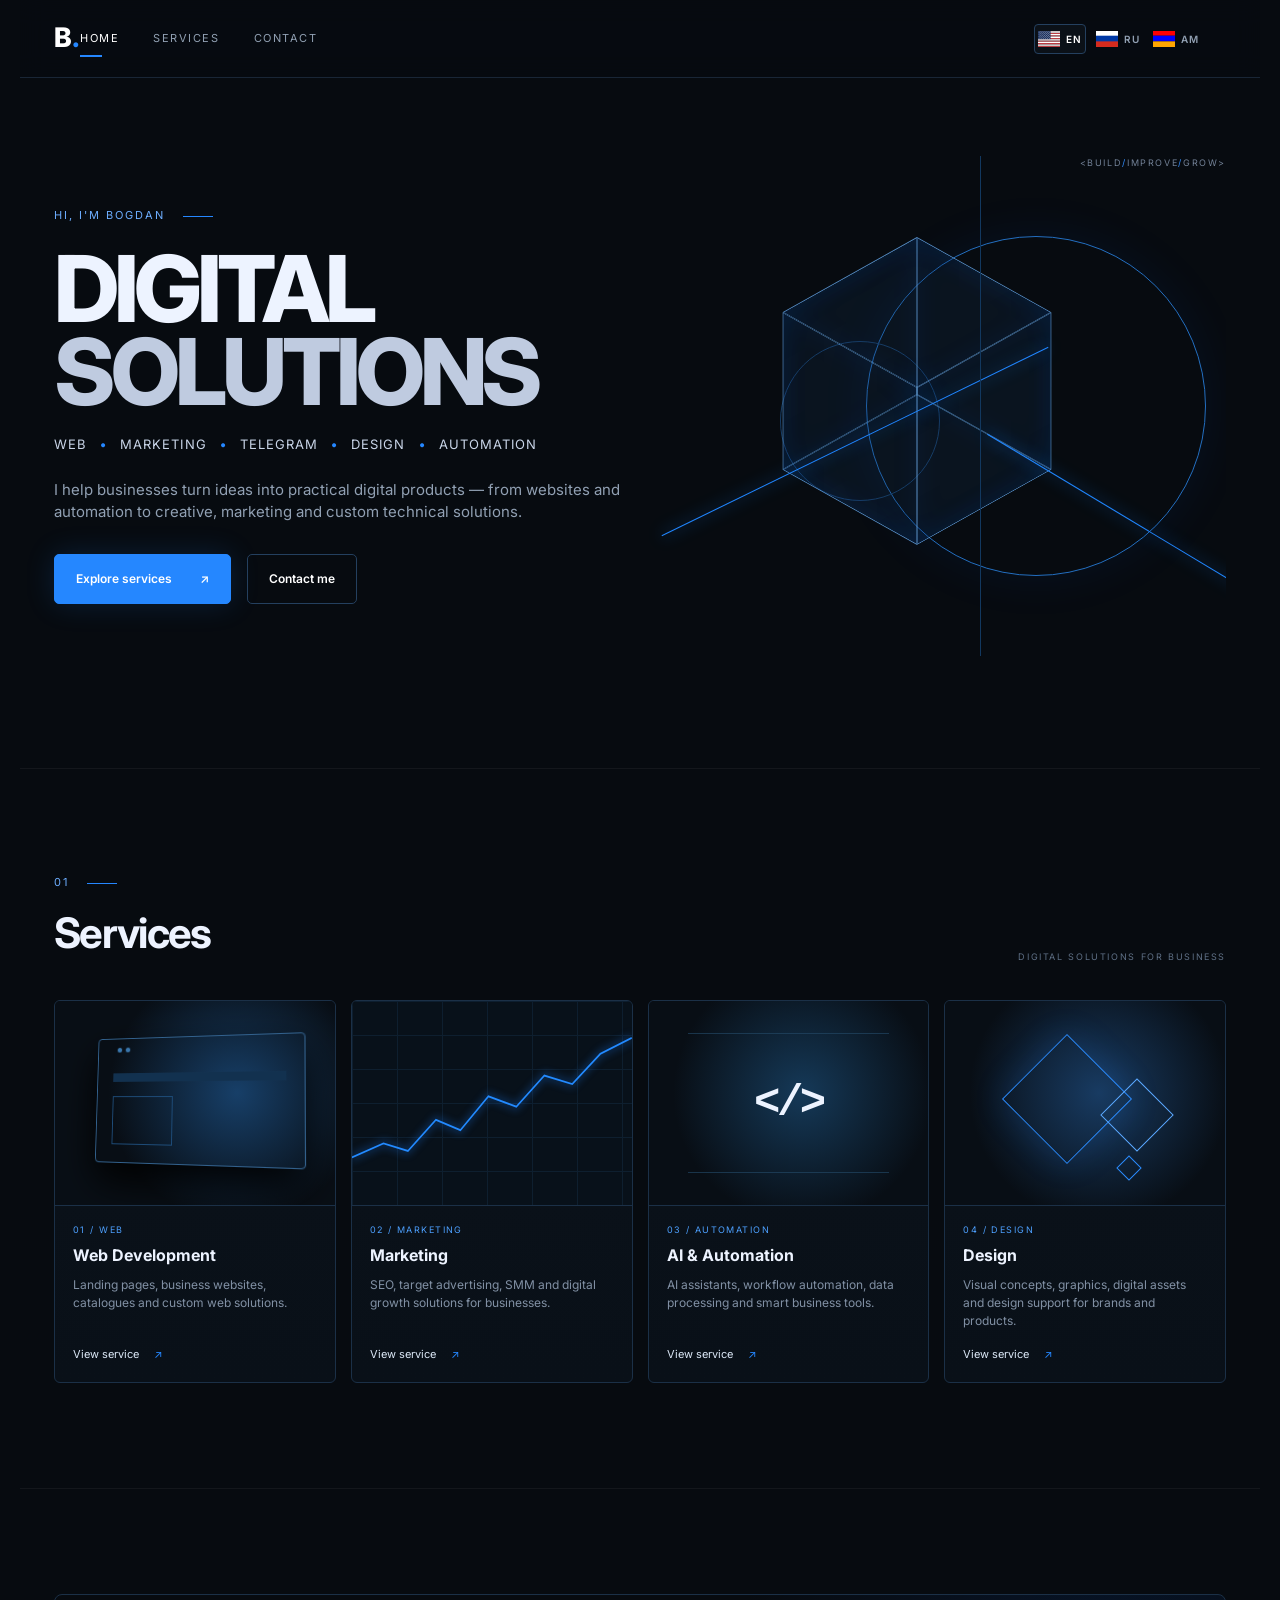
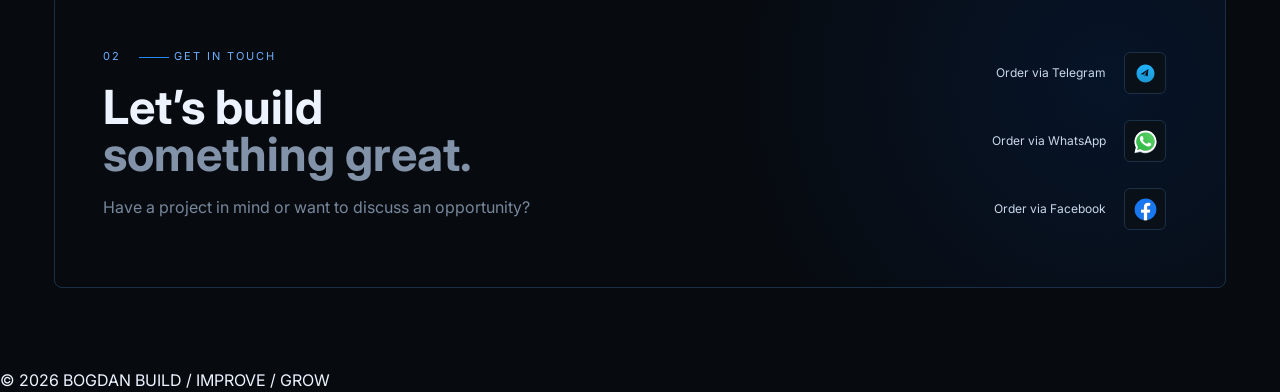
<file: index.html>
<!doctype html>
<html lang="en">
<head>
    <meta charset="UTF-8">
    <meta name="viewport" content="width=device-width, initial-scale=1.0">
    <meta name="description" content="Bogdan — Digital Solutions. Web development, Marketing, AI and custom development.">
    <title>Bogdan — Digital Solutions</title>

    <!-- Site favicon. -->
    <link rel="icon" type="image/svg+xml" href="assets/favicon.svg">
    <link rel="shortcut icon" href="assets/favicon.svg">

    <!-- Main visual styles. -->
    <link rel="stylesheet" href="css/style.css">
    <link rel="stylesheet" href="css/service-fix.css">
    <link rel="stylesheet" href="css/home-fix.css">

    <!-- Component-specific styles. -->
    <link rel="stylesheet" href="modal/modal.css">
    <link rel="stylesheet" href="header/header-fix.css">
    <link rel="stylesheet" href="language-panel/lang-fix.css">
</head>
<body>
    <!-- Fixed header and navigation. -->
    <header class="header">
        <a class="logo" href="#home">B<span>.</span></a>

        <nav class="nav" id="nav">
            <a class="active" href="#home">Home</a>
            <a href="#services">Services</a>
            <a href="#contact">Contact</a>
        </nav>

        <button class="menu-btn" id="menuBtn" aria-label="Open menu">
            <span></span>
            <span></span>
        </button>
    </header>

    <main>
        <!-- Hero: main introduction and visual presentation. -->
        <section class="hero section" id="home">
            <div class="hero-copy reveal">
                <div class="eyebrow">HI, I'M BOGDAN <i></i></div>
                <h1>DIGITAL<br><span>SOLUTIONS</span></h1>
                <div class="hero-tags">WEB <b>•</b> MARKETING <b>•</b> TELEGRAM <b>•</b> DESIGN <b>•</b> AUTOMATION</div>
                <p>I help businesses turn ideas into practical digital products — from websites and automation to creative, marketing and custom technical solutions.</p>

                <div class="actions">
                    <a class="btn primary" href="#services">Explore services <span>↗</span></a>
                    <a class="btn ghost" href="#contact">Contact me</a>
                </div>
            </div>

            <div class="hero-art reveal">
                <div class="orb orb-a"></div>
                <div class="orb orb-b"></div>
                <div class="cube">
                    <div class="face f1"></div>
                    <div class="face f2"></div>
                    <div class="face f3"></div>
                    <div class="face f4"></div>
                    <div class="face f5"></div>
                    <div class="face f6"></div>
                </div>
                <div class="line line-1"></div>
                <div class="line line-2"></div>
                <div class="hero-code">&lt;build<span>/</span>improve<span>/</span>grow&gt;</div>
            </div>
        </section>

        <!-- Services: cards open the shared modal handled by js/home.js. -->
        <section class="section services" id="services">
            <div class="section-head reveal">
                <div>
                    <div class="section-number">01 <i></i></div>
                    <h2>Services</h2>
                </div>
                <span class="section-note">DIGITAL SOLUTIONS FOR BUSINESS</span>
            </div>

            <div class="project-grid service-project-grid">
                <!-- Web Development service card. -->
                <a class="project-card service-project-card reveal" href="services/web-development.html">
                    <div class="project-visual visual-web service-visual">
                        <div class="browser">
                            <div></div>
                            <div></div>
                        </div>
                    </div>
                    <div class="project-meta">01 / WEB</div>
                    <h3>Web Development</h3>
                    <p>Landing pages, business websites, catalogues and custom web solutions.</p>
                    <span class="arrow">View service <span>↗</span></span>
                </a>

                <!-- Marketing service card. -->
                <a class="project-card service-project-card reveal" href="services/seo.html">
                    <div class="project-visual visual-chart service-visual">
                        <div class="chart-grid"></div>
                        <svg viewBox="0 0 400 170" preserveAspectRatio="none">
                            <polyline points="0,145 45,130 80,138 120,105 155,116 195,80 235,91 275,58 315,67 355,35 400,18" />
                        </svg>
                    </div>
                    <div class="project-meta">02 / MARKETING</div>
                    <h3>Marketing</h3>
                    <p>SEO, target advertising, SMM and digital growth solutions for businesses.</p>
                    <span class="arrow">View service <span>↗</span></span>
                </a>

                <!-- AI and Automation service card. -->
                <a class="project-card service-project-card reveal" href="services/ai-automation.html">
                    <div class="project-visual visual-custom service-visual">
                        <div class="custom-code">&lt;/&gt;</div>
                        <div class="custom-lines"></div>
                    </div>
                    <div class="project-meta">03 / AUTOMATION</div>
                    <h3>AI &amp; Automation</h3>
                    <p>AI assistants, workflow automation, data processing and smart business tools.</p>
                    <span class="arrow">View service <span>↗</span></span>
                </a>

                <!-- Design service card. -->
                <a class="project-card service-project-card reveal" href="services/design.html">
                    <div class="project-visual visual-design service-visual">
                        <div class="design-shape d1"></div>
                        <div class="design-shape d2"></div>
                        <div class="design-shape d3"></div>
                    </div>
                    <div class="project-meta">04 / DESIGN</div>
                    <h3>Design</h3>
                    <p>Visual concepts, graphics, digital assets and design support for brands and products.</p>
                    <span class="arrow">View service <span>↗</span></span>
                </a>
            </div>
        </section>

        <!-- Contact: replace placeholder contact links with real details. -->
        <section class="section contact" id="contact">
            <div class="contact-box reveal">
                <div>
                    <div class="section-number">02 <i></i> GET IN TOUCH</div>
                    <h2>Let's build<br><span>something great.</span></h2>
                    <p>Have a project in mind or want to discuss an opportunity?</p>
                </div>

                <div class="contact-actions">
                    <a class="btn primary" id="emailLink" href="mailto:YOUR_EMAIL@example.com">Email me <span>↗</span></a>
                    <a class="social" href="https://t.me/YOUR_TELEGRAM" target="_blank" rel="noopener">Telegram ↗</a>
                    <div class="edit-note">Replace the email and Telegram links in <code>js/script.js</code>.</div>
                </div>
            </div>
        </section>
    </main>

    <!-- Footer year is filled automatically by js/home.js. -->
    <footer>
        <span>© <span id="year"></span> BOGDAN</span>
        <span>BUILD / IMPROVE / GROW</span>
    </footer>

    <!-- Homepage behavior: language switcher, modals and mobile menu. -->
    <script src="js/home.js"></script>
    <script src="js/price-fix.js"></script>
</body>
</html>
</file>
<file: css/style.css>
@import url('https://fonts.googleapis.com/css2?family=Inter:wght@400;500;600;700;800&display=swap');
:root{--bg:#070b10;--panel:#0b1118;--text:#edf3ff;--muted:#8b99ad;--line:#1b2a3b;--blue:#2587ff}*{box-sizing:border-box}html{scroll-behavior:smooth}body{margin:0;background:var(--bg);color:var(--text);font-family:Inter,Arial,sans-serif;line-height:1.5;overflow-x:hidden}.noise{position:fixed;inset:0;pointer-events:none;opacity:.035;background-image:url("data:image/svg+xml,%3Csvg viewBox='0 0 180 180' xmlns='http://www.w3.org/2000/svg'%3E%3Cfilter id='n'%3E%3CfeTurbulence type='fractalNoise' baseFrequency='.8' numOctaves='4' stitchTiles='stitch'/%3E%3C/filter%3E%3Crect width='100%25' height='100%25' filter='url(%23n)' opacity='.6'/%3E%3C/svg%3E");z-index:20}.header{height:78px;display:flex;align-items:center;justify-content:space-between;max-width:1240px;margin:auto;padding:0 34px;position:relative;z-index:30}.logo{font-size:27px;font-weight:800;color:#fff;text-decoration:none}.logo span{color:var(--blue)}.nav{display:flex;gap:34px}.nav a{font-size:11px;letter-spacing:.14em;text-transform:uppercase;color:#91a0b3;text-decoration:none;position:relative;padding:10px 0}.nav a:hover,.nav a.active{color:#fff}.nav a.active:after{content:"";position:absolute;bottom:0;left:0;width:22px;height:2px;background:var(--blue)}.menu-btn{display:none;background:none;border:0}.section{max-width:1240px;margin:auto;padding:105px 34px;border-top:1px solid rgba(255,255,255,.05)}.hero{min-height:690px;border-top:0;display:grid;grid-template-columns:1fr 1fr;align-items:center;padding-top:70px}.eyebrow,.section-number{font-size:11px;letter-spacing:.18em;color:#6daeff}.eyebrow i,.section-number i{display:inline-block;width:30px;height:1px;background:var(--blue);vertical-align:middle;margin-left:13px}.hero h1,.service-hero h1{font-size:clamp(58px,7.2vw,108px);line-height:.9;letter-spacing:-.055em;margin:24px 0 22px;font-weight:800}.hero h1 span,.service-hero h1 span{color:#bfcbe0}.hero-tags{font-size:13px;letter-spacing:.08em;color:#c9d5e8}.hero-tags b{color:var(--blue);padding:0 8px}.hero p{max-width:570px;color:#91a0b3;font-size:15px;margin:24px 0 30px}.actions{display:flex;gap:16px}.btn{display:inline-flex;align-items:center;gap:28px;padding:15px 21px;border:1px solid #24405f;border-radius:5px;text-decoration:none;color:#fff;font-size:12px;font-weight:600}.btn.primary{background:var(--blue);border-color:var(--blue);box-shadow:0 0 30px rgba(37,135,255,.16)}.btn.ghost{background:transparent}.btn:hover{transform:translateY(-2px);transition:.2s}.hero-art{height:500px;position:relative;overflow:hidden}.hero-art:after{content:"";position:absolute;width:1px;height:100%;background:#12385f;left:58%;top:0}.orb{position:absolute;border:1px solid #236fc1;border-radius:50%}.orb-a{width:340px;height:340px;right:20px;top:80px;box-shadow:0 0 50px rgba(0,100,255,.08)}.orb-b{width:160px;height:160px;left:140px;top:185px;border-color:#173e68}.cube{position:absolute;width:190px;height:190px;left:31%;top:140px;transform:rotateX(56deg) rotateZ(45deg);transform-style:preserve-3d}.face{position:absolute;inset:0;border:1px solid rgba(100,165,230,.55);background:rgba(18,50,82,.12);box-shadow:inset 0 0 40px rgba(0,105,255,.07)}.f1{transform:translateZ(95px)}.f2{transform:rotateY(90deg) translateZ(95px)}.f3{transform:rotateX(90deg) translateZ(95px)}.f4{transform:translateZ(-95px)}.f5{transform:rotateY(90deg) translateZ(-95px)}.f6{transform:rotateX(90deg) translateZ(-95px)}.line{position:absolute;background:#2086ff;box-shadow:0 0 15px #1680ff}.line-1{height:1px;width:430px;top:285px;left:0;transform:rotate(-26deg)}.line-2{height:1px;width:300px;top:355px;right:-40px;transform:rotate(31deg)}.hero-code{position:absolute;right:0;top:0;color:#728196;font-size:9px;letter-spacing:.18em;text-transform:uppercase}.hero-code span{color:#328eff}.section-head{display:flex;justify-content:space-between;align-items:flex-end;margin-bottom:36px}.section-head h2{font-size:42px;letter-spacing:-.04em;margin:10px 0 0}.section-note{font-size:9px;letter-spacing:.18em;color:#5f7086}.service-project-grid{grid-template-columns:repeat(3,1fr)}.service-project-card{text-decoration:none;color:var(--text);display:block}.service-project-card .arrow{display:block}.project-grid{display:grid;grid-template-columns:repeat(4,1fr);gap:15px}.project-card{background:linear-gradient(180deg,#0b121a,#091018);border:1px solid #1b3047;border-radius:6px;overflow:hidden;padding-bottom:20px;transition:.25s}.project-card:hover{transform:translateY(-6px);border-color:#2b65a0}.project-visual{height:205px;position:relative;overflow:hidden;border-bottom:1px solid #1b3047}.project-meta{color:#4da0ff;font-size:9px;letter-spacing:.16em;margin:17px 18px 9px}.project-card h3{font-size:16px;line-height:1.3;margin:0 18px 10px}.project-card p{font-size:12px;color:#8190a4;margin:0 18px 16px;min-height:54px}.arrow{background:none;border:0;color:#dce8f7;margin-left:18px;padding:0;font-size:11px;cursor:pointer}.arrow span{color:var(--blue);margin-left:12px}.visual-web{background:radial-gradient(circle at 65% 45%,#173f68,#080e15 60%)}.browser{position:absolute;left:12%;right:12%;top:34px;height:130px;border:1px solid #32618d;border-radius:4px;transform:perspective(400px) rotateY(-12deg) rotateX(4deg);box-shadow:0 18px 40px #000}.browser:before{content:"";position:absolute;left:12px;top:9px;width:5px;height:5px;border-radius:50%;box-shadow:9px 0 #3976ac,18px 0 #3976ac}.browser div:first-child{position:absolute;left:17px;right:17px;top:36px;height:9px;background:#12314f}.browser div:last-child{position:absolute;left:17px;width:65px;top:60px;height:50px;border:1px solid #1d4b78}.visual-web>span{position:absolute;right:20px;top:20px;color:#55a5ff;font-size:10px;letter-spacing:.2em}.visual-telegram{background:radial-gradient(circle at 55% 45%,#0c3d6e,#080e15 65%)}.tg-grid{position:absolute;inset:0;background:linear-gradient(90deg,transparent 49%,#174366 50%,transparent 51%),linear-gradient(transparent 49%,#174366 50%,transparent 51%);background-size:42px 42px;opacity:.35}.tg-plane{position:absolute;left:50%;top:50%;transform:translate(-50%,-50%) rotate(-8deg);font-size:68px;color:#238aff;text-shadow:0 0 30px rgba(35,138,255,.45);z-index:2}.visual-telegram>span{position:absolute;right:18px;top:18px;color:#55a5ff;font-size:10px;letter-spacing:.2em}.visual-ai{background:radial-gradient(circle,#0b3870,#080e15 65%)}.ai-box{position:absolute;left:50%;top:50%;transform:translate(-50%,-50%) rotate(45deg);width:78px;height:78px;border:1px solid #2d8aff;background:rgba(12,67,125,.28);display:flex;align-items:center;justify-content:center;font-size:23px;font-weight:800;box-shadow:0 0 50px rgba(0,110,255,.28)}.visual-ai i{position:absolute;width:5px;height:5px;background:#2689ff;border-radius:50%;box-shadow:0 0 15px #2689ff}.visual-ai i:nth-child(2){left:16%;top:30%}.visual-ai i:nth-child(3){right:15%;top:26%}.visual-ai i:nth-child(4){right:25%;bottom:18%}.visual-chart{background:#08111a}.chart-grid{position:absolute;inset:0;background:linear-gradient(#16304a 1px,transparent 1px),linear-gradient(90deg,#16304a 1px,transparent 1px);background-size:45px 34px;opacity:.45}.visual-chart svg{position:absolute;inset:20px 0;width:100%;height:160px}.visual-chart polyline{fill:none;stroke:#238aff;stroke-width:2;filter:drop-shadow(0 0 5px #167dff)}.skills{padding-top:95px}.skills-grid{display:grid;grid-template-columns:repeat(6,1fr);gap:14px}.skill{min-height:145px;border:1px solid #1b3047;border-radius:6px;padding:23px 18px;display:flex;flex-direction:column;justify-content:space-between;background:#091018}.skill span{font-size:25px;color:#2d8cff}.skill strong{font-size:12px}.skill small{color:#6e7d91;font-size:9px}.about-grid{display:grid;grid-template-columns:1.3fr .8fr;gap:100px}.about-copy{max-width:700px}.about-copy p{color:#8c9bad;font-size:15px}.about-copy .lead{font-size:20px;line-height:1.6;color:#c9d5e7}.traits{display:flex;gap:28px;margin-top:35px;flex-wrap:wrap}.traits span{font-size:10px;color:#94a5ba}.facts div{border-bottom:1px solid #1a2b3f;padding:17px 0;display:flex;justify-content:space-between;gap:30px}.facts span{font-size:9px;letter-spacing:.16em;color:#4d9eff}.facts strong{font-size:11px;text-align:right}.contact{padding-bottom:80px}.contact-box{border:1px solid #1b3047;border-radius:8px;padding:48px;display:flex;justify-content:space-between;align-items:center;background:radial-gradient(circle at 90% 30%,rgba(0,100,255,.1),transparent 35%)}.contact h2{font-size:47px;line-height:1;margin:18px 0}.contact h2 span{color:#8293a9}.contact p{color:#77879b}.contact-actions{text-align:right;min-width:240px}.social{display:inline-block;margin:22px 0;color:#c9d8eb;text-decoration:none;font-size:12px}.edit-note{font-size:8px;color:#56677d;max-width:240px;margin-left:auto}.edit-note code{color:#7893af}.modal{display:none;position:fixed;inset:0;z-index:100;align-items:center;justify-content:center;padding:25px}.modal.open{display:flex}.modal-backdrop{position:absolute;inset:0;background:rgba(2,5,9,.82);backdrop-filter:blur(8px)}.modal-card{position:relative;width:min(720px,100%);padding:45px;background:#0a1119;border:1px solid #284665;border-radius:8px;z-index:2;box-shadow:0 30px 100px #000}.modal-card h2{font-size:34px;margin:15px 0}.modal-card p{color:#8d9db0}.modal-close{position:absolute;right:18px;top:12px;background:none;border:0;color:#b9c7d9;font-size:30px;cursor:pointer}.modal-placeholder{height:170px;border:1px dashed #274766;margin-top:28px;display:grid;place-items:center;text-align:center;color:#477eb5;font-size:11px;letter-spacing:.15em}.modal-placeholder span{font-size:9px;letter-spacing:0;color:#64758a}.reveal{opacity:0;transform:translateY(20px);transition:opacity .7s ease,transform .7s ease}.reveal.visible{opacity:1;transform:none}.service-hero{min-height:590px;padding-top:110px}.service-intro{max-width:700px;color:#91a0b3;font-size:17px;line-height:1.7;margin:30px 0}.service-grid-section h2,.process h2{font-size:38px;letter-spacing:-.035em;max-width:700px;margin:15px 0 35px}.feature-grid{display:grid;grid-template-columns:repeat(3,1fr);gap:12px}.feature-grid>div{padding:25px;border:1px solid #1b3047;background:#091018;border-radius:6px;min-height:145px}.feature-grid b{font-size:13px}.feature-grid p{font-size:11px;color:#8190a4;margin:10px 0 0}.steps{display:grid;grid-template-columns:repeat(4,1fr);gap:12px}.steps>div{border-top:1px solid #2a4a69;padding-top:18px}.steps span{display:block;color:#4da0ff;font-size:10px;margin-bottom:25px}.steps b{font-size:12px}.steps p{font-size:11px;color:#8190a4}.process{padding-top:80px}
@media(max-width:950px){.service-project-grid,.project-grid{grid-template-columns:repeat(2,1fr)}.skills-grid{grid-template-columns:repeat(3,1fr)}.hero{grid-template-columns:1fr}.hero-art{height:350px;order:-1}.about-grid{grid-template-columns:1fr;gap:40px}.contact-box{align-items:flex-start;gap:35px;flex-direction:column}.contact-actions{text-align:left}.edit-note{margin-left:0}.section-head{align-items:flex-start;gap:20px;flex-direction:column}.feature-grid{grid-template-columns:repeat(2,1fr)}.steps{grid-template-columns:repeat(2,1fr)}}@media(max-width:650px){.header{padding:0 20px;height:68px}.menu-btn{display:block;width:34px;height:30px}.menu-btn span{display:block;width:25px;height:1px;background:#fff;margin:7px 0}.nav{display:none;position:absolute;top:68px;left:0;right:0;padding:18px 20px;background:#080d13;border-bottom:1px solid #1b3047;flex-direction:column;gap:5px}.nav.open{display:flex}.section{padding:75px 20px}.hero{padding-top:45px;min-height:auto}.hero h1,.service-hero h1{font-size:52px}.hero-art{height:270px}.cube{width:130px;height:130px;left:31%;top:80px}.f1,.f2,.f3,.f4,.f5,.f6{transform:translateZ(65px)}.f2{transform:rotateY(90deg) translateZ(65px)}.f3{transform:rotateX(90deg) translateZ(65px)}.f4{transform:translateZ(-65px)}.f5{transform:rotateY(90deg) translateZ(-65px)}.f6{transform:rotateX(90deg) translateZ(-65px)}.orb-a{width:220px;height:220px;right:-20px;top:35px}.orb-b{width:100px;height:100px;left:65px;top:120px}.line-1{width:280px;top:170px}.line-2{width:220px;top:230px}.service-project-grid,.project-grid,.skills-grid,.feature-grid,.steps{grid-template-columns:1fr}.section-head h2{font-size:34px}.contact h2{font-size:39px}.service-hero{min-height:500px;padding-top:75px}.service-intro{font-size:15px}.contact-box{padding:30px 24px}.modal-card{padding:32px 25px}}
/* Service portfolio cards: visual case studies are intentionally reusable until real screenshots are added. */
.service-portfolio{padding-top:80px}.service-portfolio .project-grid{grid-template-columns:repeat(3,1fr)}.service-portfolio .project-card{display:block}.service-portfolio .project-card .arrow{display:block;margin-top:4px}@media(max-width:950px){.service-portfolio .project-grid{grid-template-columns:repeat(2,1fr)}}@media(max-width:650px){.service-portfolio .project-grid{grid-template-columns:1fr}}
</file>
<file: css/service-fix.css>
.service-project-card,.web-offer-card{cursor:pointer}.service-visual{position:relative;overflow:hidden;isolation:isolate}.service-visual>.visual-corner,.service-visual>span{display:none!important}.service-visual .design-shape,.service-visual .custom-lines,.service-visual .custom-code,.service-visual .ai-box,.service-visual .browser,.service-visual .chart-grid,.service-visual svg,.service-visual .tg-grid,.service-visual .tg-plane{pointer-events:none}.visual-design{background:radial-gradient(circle at 55% 45%,#183b62,#080e15 68%);}.visual-design .d1{position:absolute;width:92px;height:92px;left:27%;top:52px;border:1px solid #2b8cff;transform:rotate(45deg);box-shadow:0 0 35px rgba(37,135,255,.18)}.visual-design .d2{position:absolute;width:52px;height:52px;right:22%;top:88px;border:1px solid #5aa8ff;transform:rotate(45deg)}.visual-design .d3{position:absolute;width:18px;height:18px;right:31%;bottom:28px;border:1px solid #2b8cff;transform:rotate(45deg)}.visual-smm{background:radial-gradient(circle at 50% 45%,#173b60,#080e15 68%)}.visual-smm .smm-grid{position:absolute;inset:35px;background:linear-gradient(90deg,transparent 49%,#245079 50%,transparent 51%),linear-gradient(transparent 49%,#245079 50%,transparent 51%);background-size:42px 42px;opacity:.55}.visual-smm .smm-badge{position:absolute;left:50%;top:50%;transform:translate(-50%,-50%);font-size:28px;font-weight:800;letter-spacing:.08em;color:#edf3ff;border:1px solid #2d8aff;padding:18px 22px;background:rgba(7,15,25,.72);box-shadow:0 0 35px rgba(37,135,255,.2)}.visual-custom{background:radial-gradient(circle at 55% 45%,#153958,#080e15 68%)}.visual-custom .custom-code{position:absolute;left:50%;top:50%;transform:translate(-50%,-50%);font:800 44px/1 monospace;color:#edf3ff;letter-spacing:-.08em}.visual-custom .custom-lines{position:absolute;left:14%;right:14%;top:32px;bottom:32px;border-top:1px solid #234967;border-bottom:1px solid #234967;opacity:.65}.modal-card{width:min(1040px,96vw)!important}.modal-content-grid{grid-template-columns:minmax(0,1.5fr) minmax(250px,.5fr)!important}.modal-preview{min-height:360px!important}.modal-preview>span{z-index:5}.modal-preview>.service-visual{position:absolute!important;inset:0!important;width:100%!important;height:100%!important;max-width:none!important;border:0!important}.modal-side{min-height:360px}.modal-order{margin-top:auto!important}@media(max-width:700px){.modal-content-grid{grid-template-columns:1fr!important}.modal-preview,.modal-side{min-height:270px}.modal-side{min-height:220px}}
</file>
<file: css/home-fix.css>
/* Homepage stability fixes */
.noise{display:none!important}
.reveal{opacity:1!important;transform:none!important;transition:none!important}
*{animation:none!important}
</file>
<file: modal/modal.css>
/* Modal layout and appearance. */
.modal {
    display: none !important;
    position: fixed !important;
    inset: 0 !important;
    z-index: 20000 !important;
    align-items: center !important;
    justify-content: center !important;
    padding: 24px !important;
}

.modal.open {
    display: flex !important;
}

.modal-backdrop {
    position: absolute !important;
    inset: 0 !important;
    background: rgba(2, 5, 9, 0.86) !important;
    backdrop-filter: blur(8px) !important;
}

.modal-card {
    position: relative !important;
    width: min(1000px, 96vw) !important;
    max-height: 92vh !important;
    overflow: auto !important;
    padding: 34px !important;
    background: #0a1119 !important;
    border: 1px solid #284665 !important;
    border-radius: 8px !important;
    z-index: 2 !important;
    box-shadow: 0 30px 100px #000 !important;
}

.modal-card h2 {
    font-size: 32px !important;
    margin: 10px 0 12px !important;
}

.modal-card #modalText {
    max-width: 850px !important;
    color: #9aaabd !important;
    line-height: 1.7 !important;
    margin: 0 !important;
}

.modal-content-grid {
    display: grid;
    grid-template-columns: minmax(0, 1.45fr) minmax(240px, 0.55fr);
    gap: 24px;
    margin-top: 28px;
    align-items: stretch;
}

.modal-preview-column,
.modal-options-column {
    min-width: 0;
}

.modal-side-label {
    font-size: 9px;
    letter-spacing: 0.18em;
    color: #5f7086;
    margin-bottom: 10px;
}

/* Web project preview area. */
.modal-preview {
    min-height: 330px !important;
    position: relative !important;
    overflow: hidden !important;
    border: 1px solid #1b3047 !important;
    border-radius: 6px !important;
    background: #080e15 !important;
    display: flex;
    align-items: center;
    justify-content: center;
}

.web-preview-image {
    display: block;
    width: 100%;
    height: 360px;
    object-fit: contain;
    object-position: center;
}

.modal-preview .browser {
    left: 8% !important;
    right: 8% !important;
    top: 55px !important;
    height: 220px !important;
}

.modal-preview .visual-corner,
.modal-preview > em {
    display: none !important;
}

.modal-preview > span {
    position: absolute !important;
    right: 24px !important;
    top: 22px !important;
    color: #55a5ff !important;
    font-size: 11px !important;
    letter-spacing: 0.2em !important;
}

/* Right-side service options. */
.modal-options-column {
    border: 1px solid #1b3047;
    border-radius: 6px;
    padding: 26px;
    background: #091018;
    display: flex;
    flex-direction: column;
    min-height: 330px;
}

#modalPrice {
    color: #edf3ff;
}

.modal-price {
    font-size: 28px;
    font-weight: 700;
    color: #edf3ff;
    margin-bottom: 28px;
}

.web-price-option {
    display: block;
    width: 100%;
    padding: 14px 12px;
    margin: 0;
    border: 1px solid transparent;
    border-radius: 5px;
    background: transparent;
    color: #9aaabd;
    font: inherit;
    font-size: 15px;
    line-height: 1.35;
    text-align: left;
    cursor: pointer;
    transition: background 0.15s ease, border-color 0.15s ease, color 0.15s ease;
}

.web-price-option:hover,
.web-price-option:focus-visible,
.web-price-option.active {
    color: #edf3ff;
    background: #0d1824;
    border-color: #284665;
    outline: none;
}

.modal-order {
    justify-content: center;
    width: 100%;
    margin-top: auto;
}

.modal-close {
    z-index: 3 !important;
}

@media (max-width: 700px) {
    .modal-card {
        padding: 24px;
    }

    .modal-content-grid {
        grid-template-columns: 1fr;
    }

    .modal-preview {
        min-height: 250px;
    }

    .web-preview-image {
        height: 280px;
    }

    .modal-preview .browser {
        top: 45px;
        height: 165px;
    }

    .modal-options-column {
        min-height: 0;
    }

    .modal-price {
        font-size: 24px;
    }
}
</file>
<file: header/header-fix.css>
/* Fixed site header */
html {
    scroll-padding-top: 78px;
}

.header {
    position: fixed !important;
    top: 0;
    left: 50%;
    transform: translateX(-50%);
    width: 100%;
    z-index: 9999;
    background: rgba(7, 11, 16, 0.94);
    border-bottom: 1px solid rgba(27, 42, 59, 0.9);
    backdrop-filter: blur(12px);
    -webkit-backdrop-filter: blur(12px);
}

main {
    padding-top: 78px;
}

@media (max-width: 650px) {
    html {
        scroll-padding-top: 68px;
    }

    .header {
        height: 68px;
    }

    .nav {
        top: 68px;
    }

    main {
        padding-top: 68px;
    }
}
</file>
<file: language-panel/lang-fix.css>
/* Language switch layout and uploaded SVG flags. */
.lang-switch {
    display: flex;
    align-items: center;
    gap: 6px;
    margin-left: auto;
    margin-right: 24px;
    z-index: 10000;
    flex-shrink: 0;
}

.lang-switch button {
    display: inline-flex;
    align-items: center;
    justify-content: center;
    gap: 6px;
    width: 52px;
    height: 30px;
    padding: 4px 7px;
    border: 1px solid transparent;
    border-radius: 4px;
    background: transparent;
    color: #91a0b3;
    font: 600 10px/1 Inter, Arial, sans-serif;
    letter-spacing: 0.08em;
    cursor: pointer;
    white-space: nowrap;
}

.lang-switch button img {
    width: 22px;
    height: 16px;
    display: block;
    flex: 0 0 auto;
    object-fit: cover;
}

.lang-switch button span {
    display: inline-block;
}

.lang-switch button:hover,
.lang-switch button.active {
    color: #fff;
    border-color: #24405f;
    background: #0b1118;
}

@media (max-width: 650px) {
    .lang-switch {
        position: absolute;
        right: 60px;
        top: 50%;
        transform: translateY(-50%);
        margin: 0;
        gap: 2px;
    }

    .lang-switch button {
        width: 30px;
        height: 26px;
        padding: 3px;
    }

    .lang-switch button img {
        width: 24px;
        height: 18px;
    }

    .lang-switch button span {
        display: none;
    }
}
</file>
